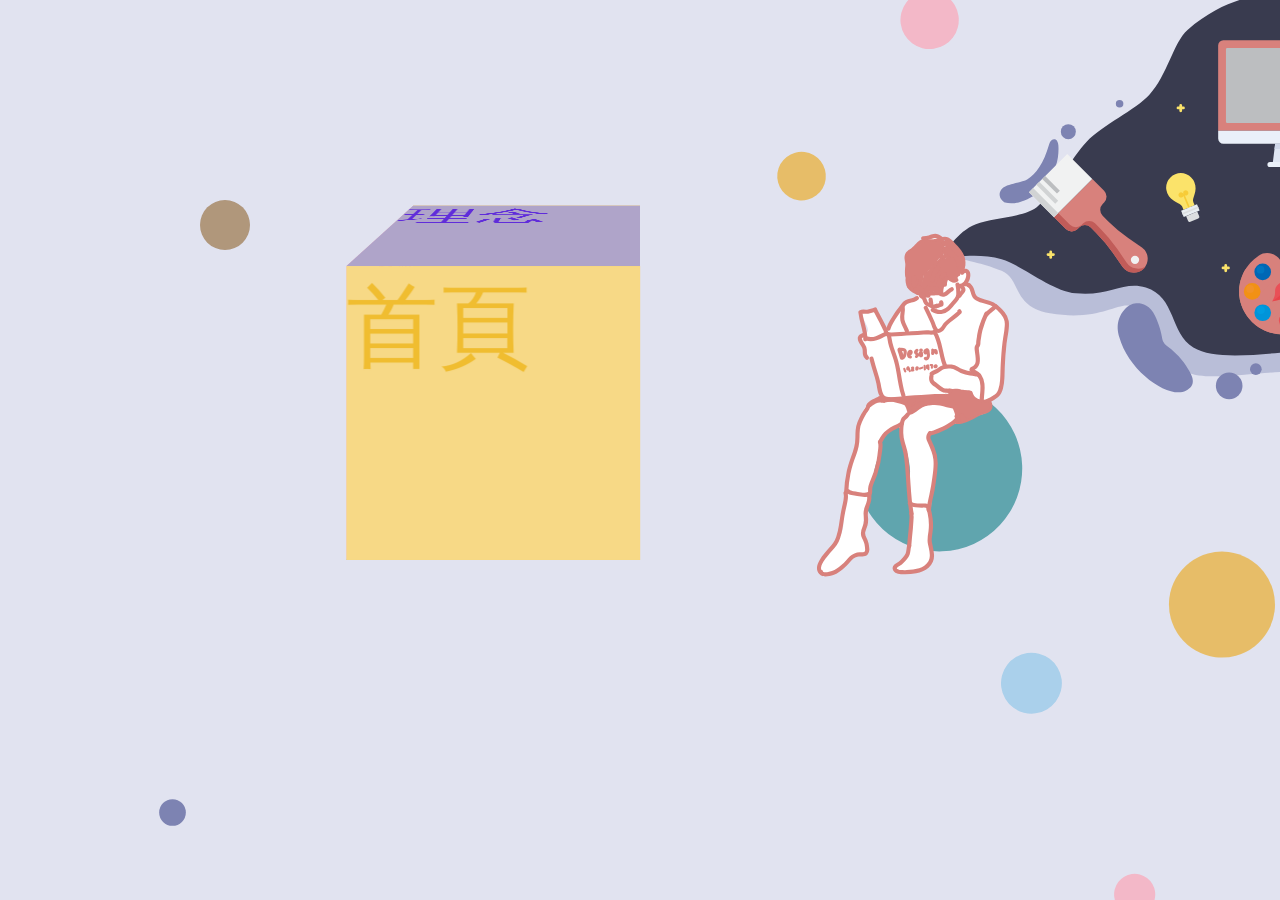
<file: index.html>
<!DOCTYPE html>
<html lang="en">
<head>
    <meta charset="UTF-8">
    <meta name="viewport" content="width=device-width, initial-scale=1.0">
    <title>Document</title>
    <link rel="stylesheet" href="./css/index_06.css">
</head>
<body>
    <div class="BG">
    <div class="container">
        <div class="Tbox">
            <div class="cube">
                <!-- 黃 -->
                <div class="font side magicpen_hover">
                    <div style="font-size: 5rem; color: #f0bd30;"><a href="./html/index_01.html"><span></span></a>首頁</div>
                    <!-- <img src="../pic_06/icon-02.svg"></img> -->
                </div>
                <!-- 粉 -->
                <div class="right side magicpen_hover">
                    <div style="font-size: 5rem; color: #ec5a81;"><a href="./html/index_03.html"><span></span></a>成員</div>
                </div>
                <!-- 藍 -->
                <div class="left side">
                    <div style="font-size: 5rem; color: #259cf1;"><a href="./html/index_04.html"><span></span></a>濾鏡</div>
                </div>
                <!-- 紫 -->
                <div class="top side" style="font-size: 5rem; color: #602cda;"><a href="./html/index_02.html"><span></span></a>理念</div>
                <!-- 綠 -->
                <div class="bottom side">
                    <div style="font-size: 5rem; color: #026269;"><a href="./html/index_05.html"><span></span></a>色彩</div>
                </div>
                <div class="back side"><a href="./html/index_01.html"><span></span></a></div>
            </div>
        </div>        
    </div>
    <div class="magicpen">

    </div>
</div>
    <script src="./vendor/jQuery/3.4.0/jquery-3.4.0.min.js"></script>
    <script src="./vendor/bootstrap/4.3.1/js/bootstrap.bundle.min.js"></script>
    <script src="./js/box.js"></script>
    <script src="./js/index_06.js"></script>
</body>
</html>
</file>
<file: css/index_06.css>
html,
body {
  margin: 0;
  width: 100%;
  height: 100%;
  /* 微軟正黑體 */
  font-family: "微軟雅黑體", "Helvetica", "Arial", "LiHei Pro", "黑體-繁",
    "微軟正黑體", sans-serif;
}
.BG {
  width: 100%;
  height: 100%;
  background-image: url(../pic/BG.svg);
  background-repeat: no-repeat;
  background-position: center;
  background-size: cover;
}
.container {
  display: block;
  width: 100%;
  height: 100%;
  -webkit-transform-origin: center;
  transform-origin: center;
}

.container .Tbox {
  position: relative;
  -webkit-perspective: 1000px;
  perspective: 1000px;
  -webkit-perspective-origin: 50% 50%;
  perspective-origin: 50% 50%;
  -webkit-transform-style: preserve-3d;
  transform-style: preserve-3d;
}

.container .Tbox .cube {
  -webkit-transform-style: preserve-3d;
  transform-style: preserve-3d;
  position: absolute;
  top: 40vh;
  left: 40vw;
  -webkit-transform: rotateY(0deg);
  transform: rotateY(0deg);
}

.container .Tbox .cube .side {
  display: inline-block;
  width: 20vw;
  height: 20vw;
  position: absolute;
  top: -10vw;
  left: -10vw;
}

.container .Tbox .cube .font {
  background-color: #f7d986;
  -webkit-transform: rotate3d(0, 0, 0, 0) translate3d(0, 0, 10vw);
  transform: rotate3d(0, 0, 0, 0) translate3d(0, 0, 10vw);
}

.container .Tbox .cube .left {
  background-color: #aad0eb;
  -webkit-transform: rotate3d(0, 1, 0, 90deg) translate3d(0vh, 0, 10vw);
  transform: rotate3d(0, 1, 0, 90deg) translate3d(0vh, 0, 10vw);
}

.container .Tbox .cube .right {
  background-color: #f3b8c8;
  -webkit-transform: rotate3d(0, 1, 0, -90deg) translate3d(0vh, 0, 10vw);
  transform: rotate3d(0, 1, 0, -90deg) translate3d(0vh, 0, 10vw);
}

.container .Tbox .cube .top {
  background-color: #afa4c9;
  -webkit-transform: rotate3d(1, 0, 0, 90deg) translate3d(0vh, 0vh, 10vw);
  transform: rotate3d(1, 0, 0, 90deg) translate3d(0vh, 0vh, 10vw);
}

.container .Tbox .cube .bottom {
  background-color: #5fa6ab;
  -webkit-transform: rotate3d(1, 0, 0, -90deg) translate3d(0vh, 0vh, 10vw);
  transform: rotate3d(1, 0, 0, -90deg) translate3d(0vh, 0vh, 10vw);
}

.container .Tbox .cube .back {
  background-color: #e5b345;
  -webkit-transform: rotate3d(0, 0, 0, 0deg) translate3d(0, 0, -10vw);
  transform: rotate3d(0, 0, 0, 0deg) translate3d(0, 0, -10vw);
}

.footer {
  display: block;
  position: fixed;
  top: 92vh;
  height: 8vh;
  width: 100vw;
  background: -webkit-gradient(
    linear,
    left top,
    right top,
    from(#57516e),
    to(#130e0e)
  );
  background: linear-gradient(to right, #57516e 0%, #130e0e 100%);
}

.footer .footer_text {
  position: absolute;
  left: 40vw;
  color: white;
  line-height: 8vh;
}

.magicpen {
  position: fixed;
  z-index: 1003;
  background: wheat;
  border-radius: 50px;
  mix-blend-mode: difference;
  top: 200px;
  left: 200px;
  height: 50px;
  width: 50px;
}
.d-none {
  display: none;
}
</file>
